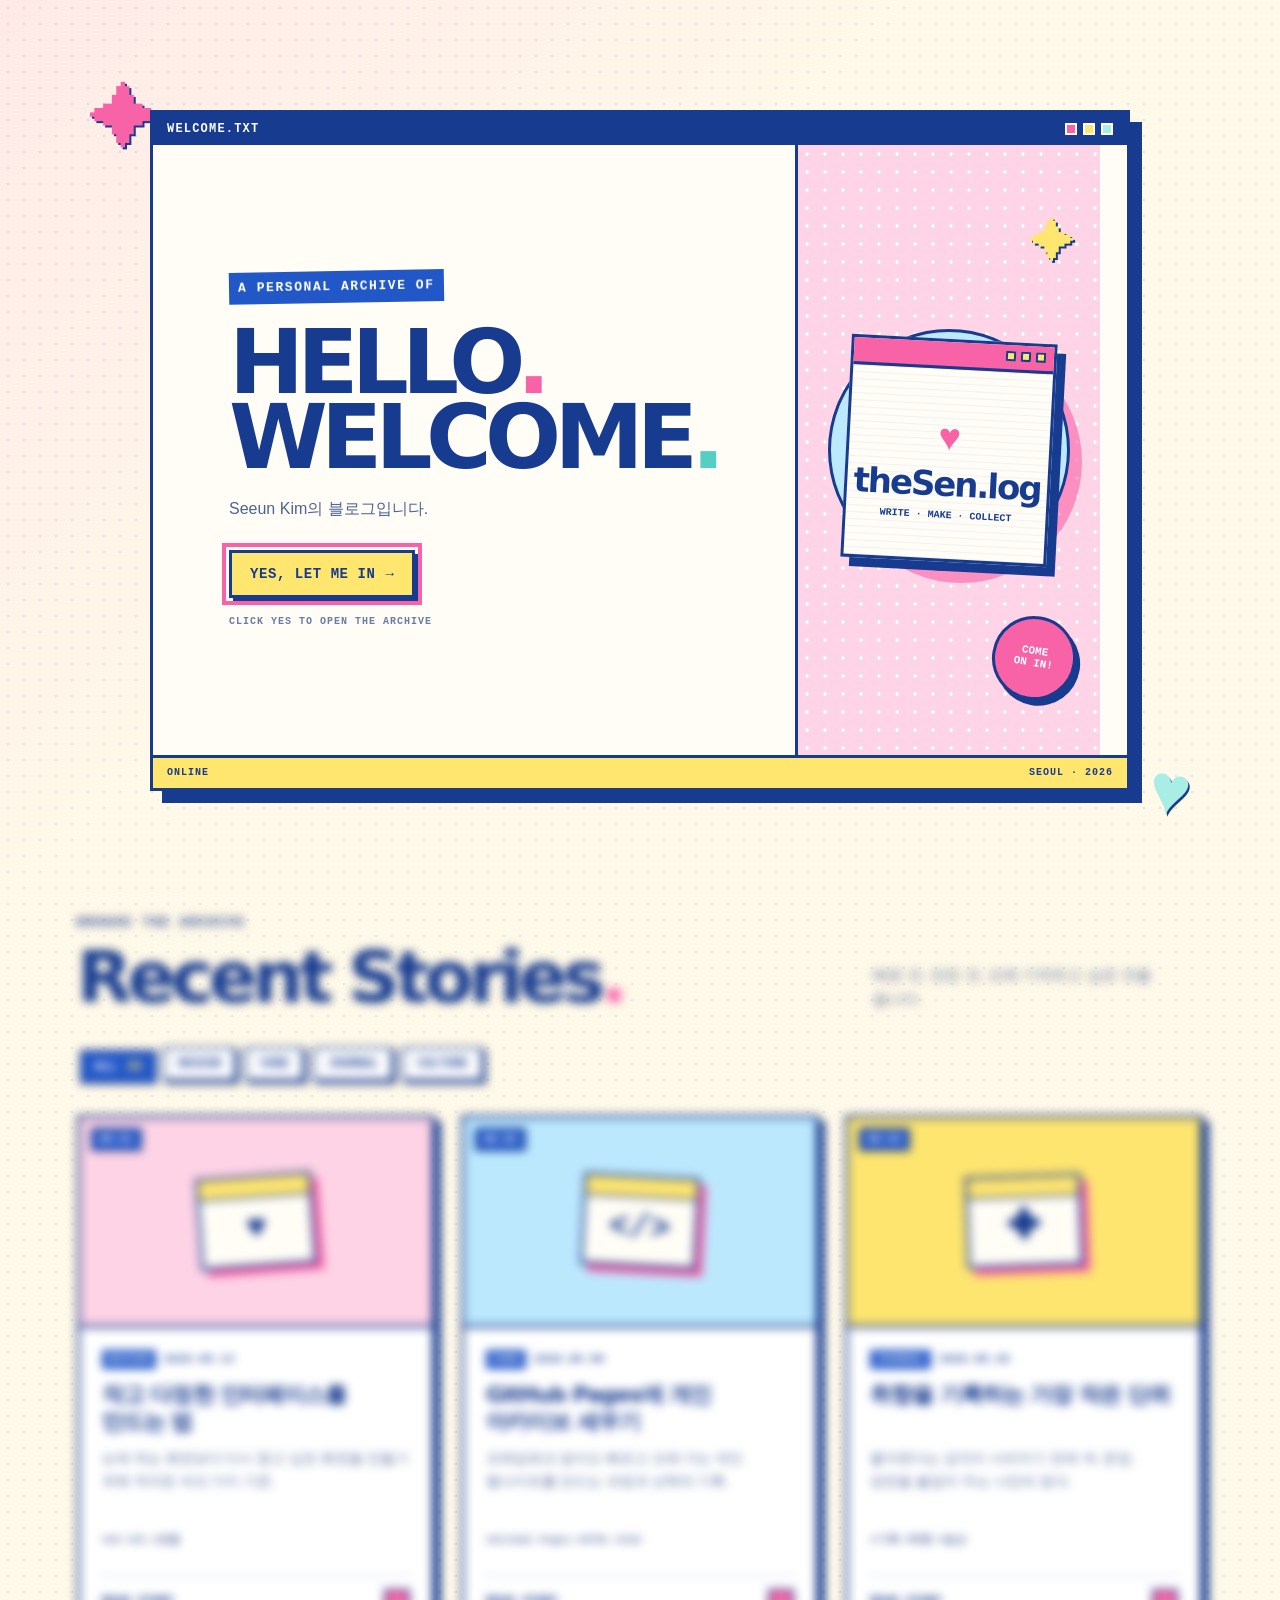
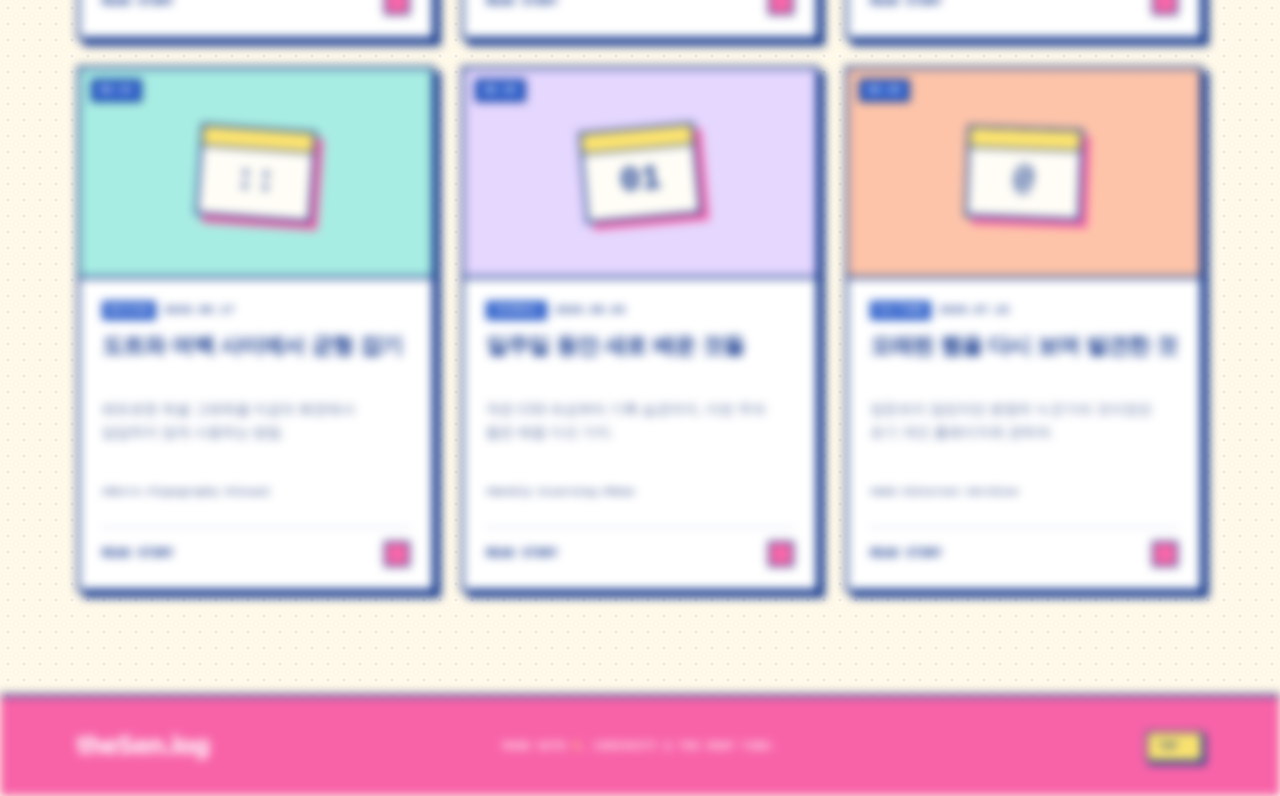
<file: index.html>
<!doctype html>
<html lang="ko">
  <head>
    <meta charset="UTF-8" />
    <meta name="viewport" content="width=device-width, initial-scale=1.0" />
    <meta
      name="description"
      content="좋아하는 것과 새로 배운 것을 기록하는 theSen의 블로그이자 포트폴리오입니다."
    />
    <meta name="theme-color" content="#f8a8cc" />
    <meta property="og:title" content="theSen.log — write, make, collect" />
    <meta
      property="og:description"
      content="디자인, 개발, 일상의 작은 발견을 기록합니다."
    />
    <meta property="og:type" content="website" />
    <title>theSen.log — write, make, collect</title>
    <link rel="icon" href="assets/favicon.svg" type="image/svg+xml" />
    <link rel="stylesheet" href="styles.css" />
    <script src="app.js" defer></script>
  </head>
  <body>
    <a class="skip-link" href="#main-content">본문으로 바로가기</a>

    <section class="entry-gate" id="entry-gate" aria-labelledby="gate-title" hidden>
      <div class="gate-decoration gate-decoration-a" aria-hidden="true">✦</div>
      <div class="gate-decoration gate-decoration-b" aria-hidden="true">♥</div>
      <div class="gate-card">
        <div class="gate-card-bar">
          <span>WELCOME.TXT</span>
          <span class="gate-card-controls" aria-hidden="true"><i></i><i></i><i></i></span>
        </div>
        <div class="gate-card-content">
          <div class="gate-copy">
            <p class="eyebrow">A PERSONAL ARCHIVE OF</p>
            <h1 id="gate-title">HELLO<span>.</span><br />WELCOME<span>.</span></h1>
            <p>Seeun Kim의 블로그입니다.</p>
            <button class="pixel-button gate-yes-button" id="enter-button" type="button">
              YES, LET ME IN <span aria-hidden="true">→</span>
            </button>
            <p class="gate-response" id="gate-response" aria-live="polite">CLICK YES TO OPEN THE ARCHIVE</p>
          </div>
          <div class="gate-art" aria-hidden="true">
            <span class="gate-sparkle">✦</span>
            <div class="gate-mini-window">
              <div class="gate-mini-bar"><i></i><i></i><i></i></div>
              <div class="gate-mini-screen">
                <span>♥</span>
                <strong>theSen.log</strong>
                <small>WRITE · MAKE · COLLECT</small>
              </div>
            </div>
            <span class="gate-sticker">COME<br />ON IN!</span>
          </div>
        </div>
        <div class="gate-card-footer"><span>ONLINE</span><span>SEOUL · 2026</span></div>
      </div>
    </section>

    <div class="site-shell" id="site-shell">
      <div class="status-strip" aria-label="사이트 상태">
        <span><i class="status-light"></i> ONLINE</span>
        <span class="status-marquee">WELCOME TO MY TINY CORNER OF THE WEB ✦</span>
        <span id="live-clock">00:00 KST</span>
      </div>

      <header class="site-header">
        <a class="brand" href="./" aria-label="theSen.log 홈">
          <span class="brand-mark" aria-hidden="true">✦</span>
          <span>theSen<span class="brand-dot">.</span>log</span>
        </a>

        <button class="mobile-menu-button" id="menu-button" type="button" aria-expanded="false" aria-controls="site-nav">
          MENU <span aria-hidden="true">＋</span>
        </button>

        <nav class="site-nav" id="site-nav" aria-label="주요 메뉴">
          <a href="./" aria-current="page">HOME</a>
          <a href="#stories">STORIES</a>
          <a href="portfolio/">PORTFOLIO</a>
          <a href="https://github.com/the2en" target="_blank" rel="noreferrer">GITHUB ↗</a>
        </nav>

        <form class="header-search" id="header-search" role="search">
          <label class="sr-only" for="search-input">글 키워드 검색</label>
          <span class="search-icon" aria-hidden="true"></span>
          <input id="search-input" name="q" type="search" placeholder="키워드 검색..." autocomplete="off" />
          <kbd>ENTER</kbd>
          <div class="search-suggestions" id="search-suggestions" role="listbox" hidden></div>
        </form>
      </header>

      <main id="main-content" tabindex="-1">
        <div id="home-view">
          <section class="hero" aria-labelledby="hero-title">
            <div class="hero-copy">
              <div class="hero-label"><span>VOL. 01</span><span>SEP 2026</span></div>
              <p class="eyebrow">A PERSONAL ARCHIVE OF</p>
              <h1 id="hero-title">
                WRITE<span class="pink">.</span><br />
                MAKE<span class="yellow">.</span><br />
                <span class="outline-word">COLLECT</span><span class="mint">.</span>
              </h1>
              <p class="hero-description">
                좋아하는 것과 새로 배운 것 사이를 기록합니다.
              </p>
              <a class="pixel-button primary-button" href="portfolio/">VIEW PORTFOLIO <span aria-hidden="true">→</span></a>
            </div>

            <div class="hero-art" aria-label="파스텔 컬러의 레트로 컴퓨터 일러스트레이션">
              <div class="sparkle sparkle-a" aria-hidden="true">✦</div>
              <div class="sparkle sparkle-b" aria-hidden="true">✦</div>
              <div class="bubble bubble-a" aria-hidden="true"></div>
              <div class="bubble bubble-b" aria-hidden="true"></div>
              <div class="computer">
                <div class="computer-top">
                  <span class="computer-highlight"></span>
                  <div class="screen">
                    <div class="screen-bar"><i></i><i></i><i></i></div>
                    <div class="screen-copy">
                      <span class="tiny-heart">♥</span>
                      <strong>HELLO!</strong>
                      <small>YOU FOUND ME :)</small>
                    </div>
                  </div>
                </div>
                <div class="computer-base">
                  <span class="disk-slot"></span>
                  <span class="power-light"></span>
                </div>
                <div class="keyboard" aria-hidden="true">
                  <span></span><span></span><span></span><span></span><span></span>
                  <span></span><span></span><span></span><span></span><span></span>
                  <i></i>
                </div>
              </div>
              <div class="floating-note note-one" aria-hidden="true">new<br />ideas!</div>
              <div class="floating-note note-two" aria-hidden="true">♥</div>
              <div class="hero-sticker" aria-hidden="true">CLICK<br />AROUND!</div>
            </div>
          </section>

          <nav class="ticker" aria-label="글 카테고리 빠른 이동">
            <div class="ticker-track" id="ticker-track"></div>
          </nav>

          <section class="stories section-wrap" id="stories" aria-labelledby="stories-title">
            <div class="section-heading">
              <div>
                <p class="eyebrow">BROWSE THE ARCHIVE</p>
                <h2 id="stories-title">Recent Stories<span>.</span></h2>
              </div>
              <p class="section-note">배운 것, 만든 것, 오래 기억하고 싶은 것을 씁니다.</p>
            </div>

            <div class="filter-row" id="category-filters" role="group" aria-label="글 카테고리 필터"></div>

            <div class="search-result-heading" id="search-result-heading" hidden>
              <p><span id="result-query"></span> 검색 결과</p>
              <button id="clear-search" type="button">검색 지우기 ×</button>
            </div>

            <div class="post-grid" id="post-grid" aria-live="polite"></div>
            <div class="empty-state" id="empty-state" hidden>
              <div aria-hidden="true">?</div>
              <h3>아직 이 키워드의 글은 없어요.</h3>
              <p>다른 단어로 찾아보거나 전체 글을 구경해 주세요.</p>
              <button class="pixel-button" id="show-all-button" type="button">SHOW ALL POSTS</button>
            </div>
          </section>

        </div>

        <article class="article-view" id="article-view" hidden>
          <div class="article-toolbar section-wrap">
            <button class="back-button" id="back-button" type="button">← BACK TO ARCHIVE</button>
            <button class="share-button" id="share-button" type="button">SHARE LINK ↗</button>
          </div>
          <div id="article-content"></div>
        </article>
      </main>

      <footer class="site-footer">
        <a class="footer-brand" href="./">theSen.log</a>
        <p>MADE WITH <span>♥</span>, CURIOSITY &amp; TOO MANY TABS.</p>
        <button id="back-to-top" type="button">TOP ↑</button>
      </footer>
    </div>

    <div class="toast" id="toast" role="status" aria-live="polite">링크를 복사했어요! ♥</div>
  </body>
</html>
</file>
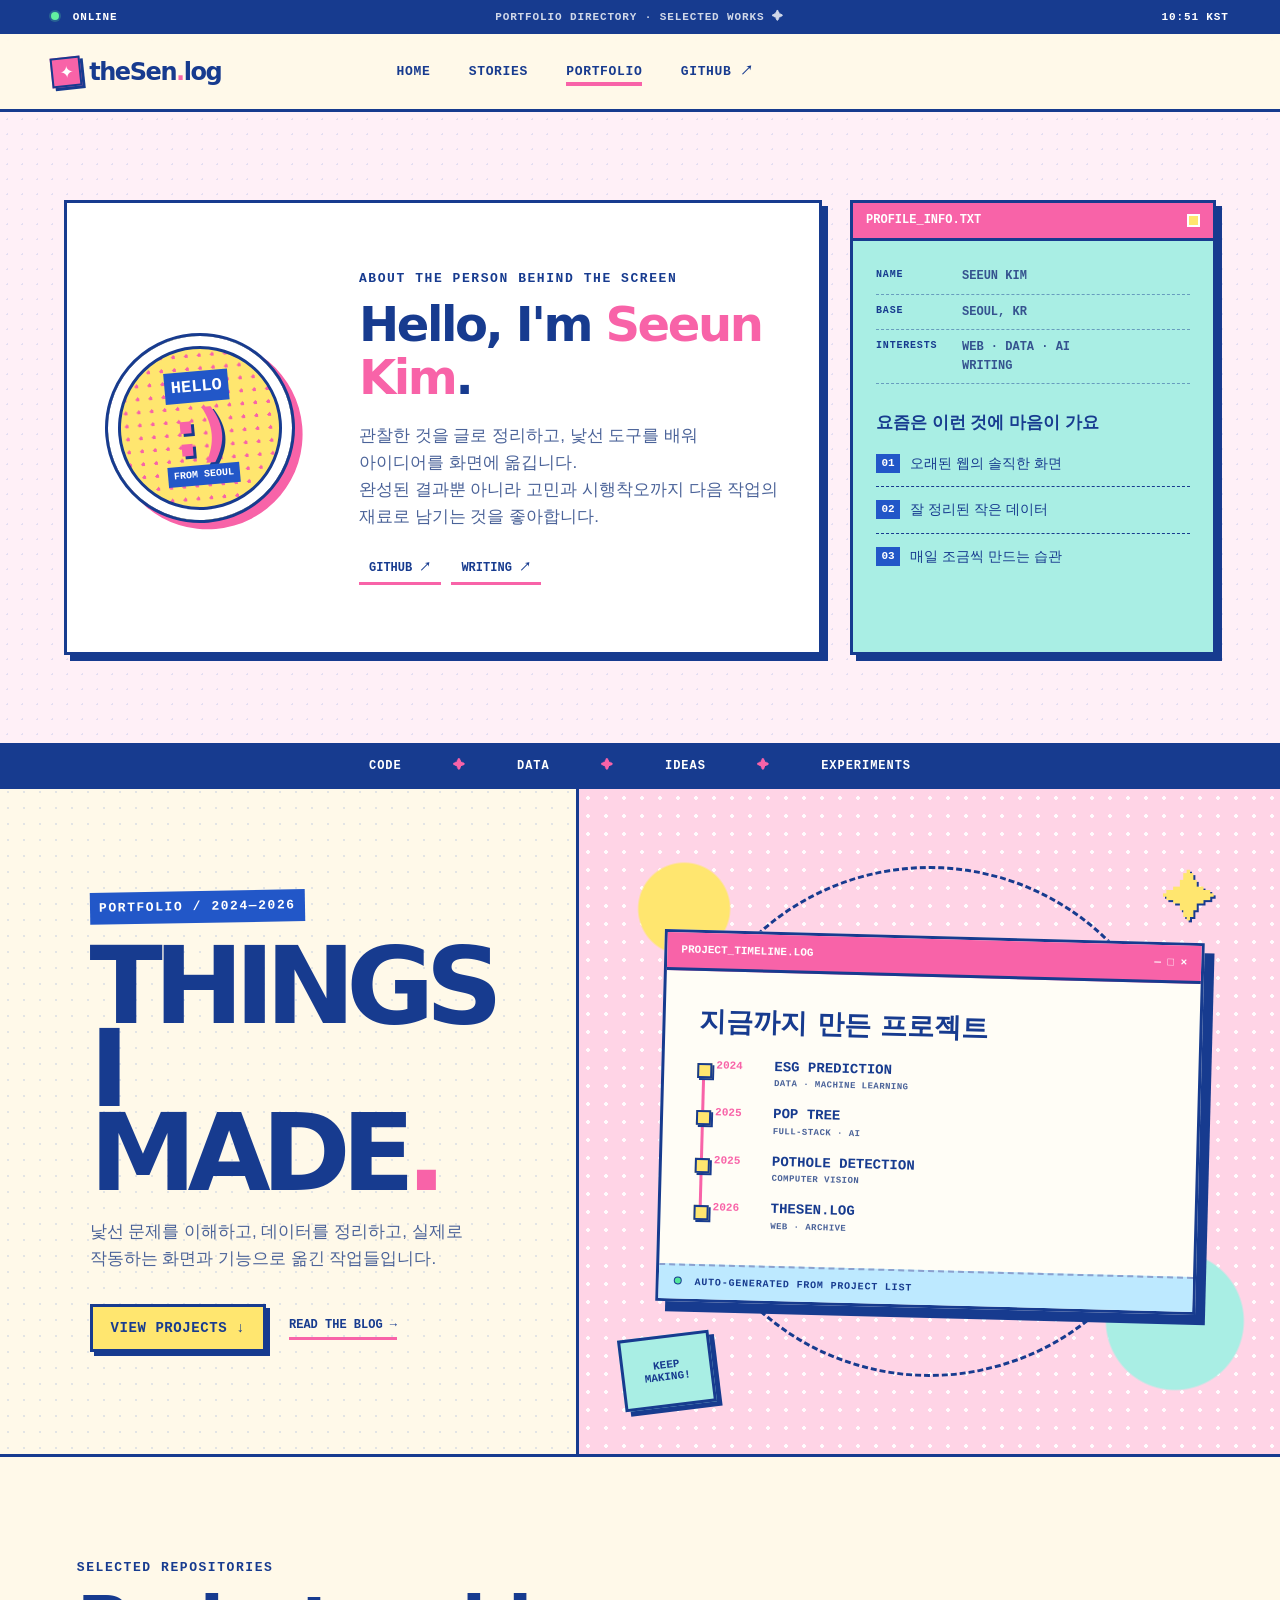
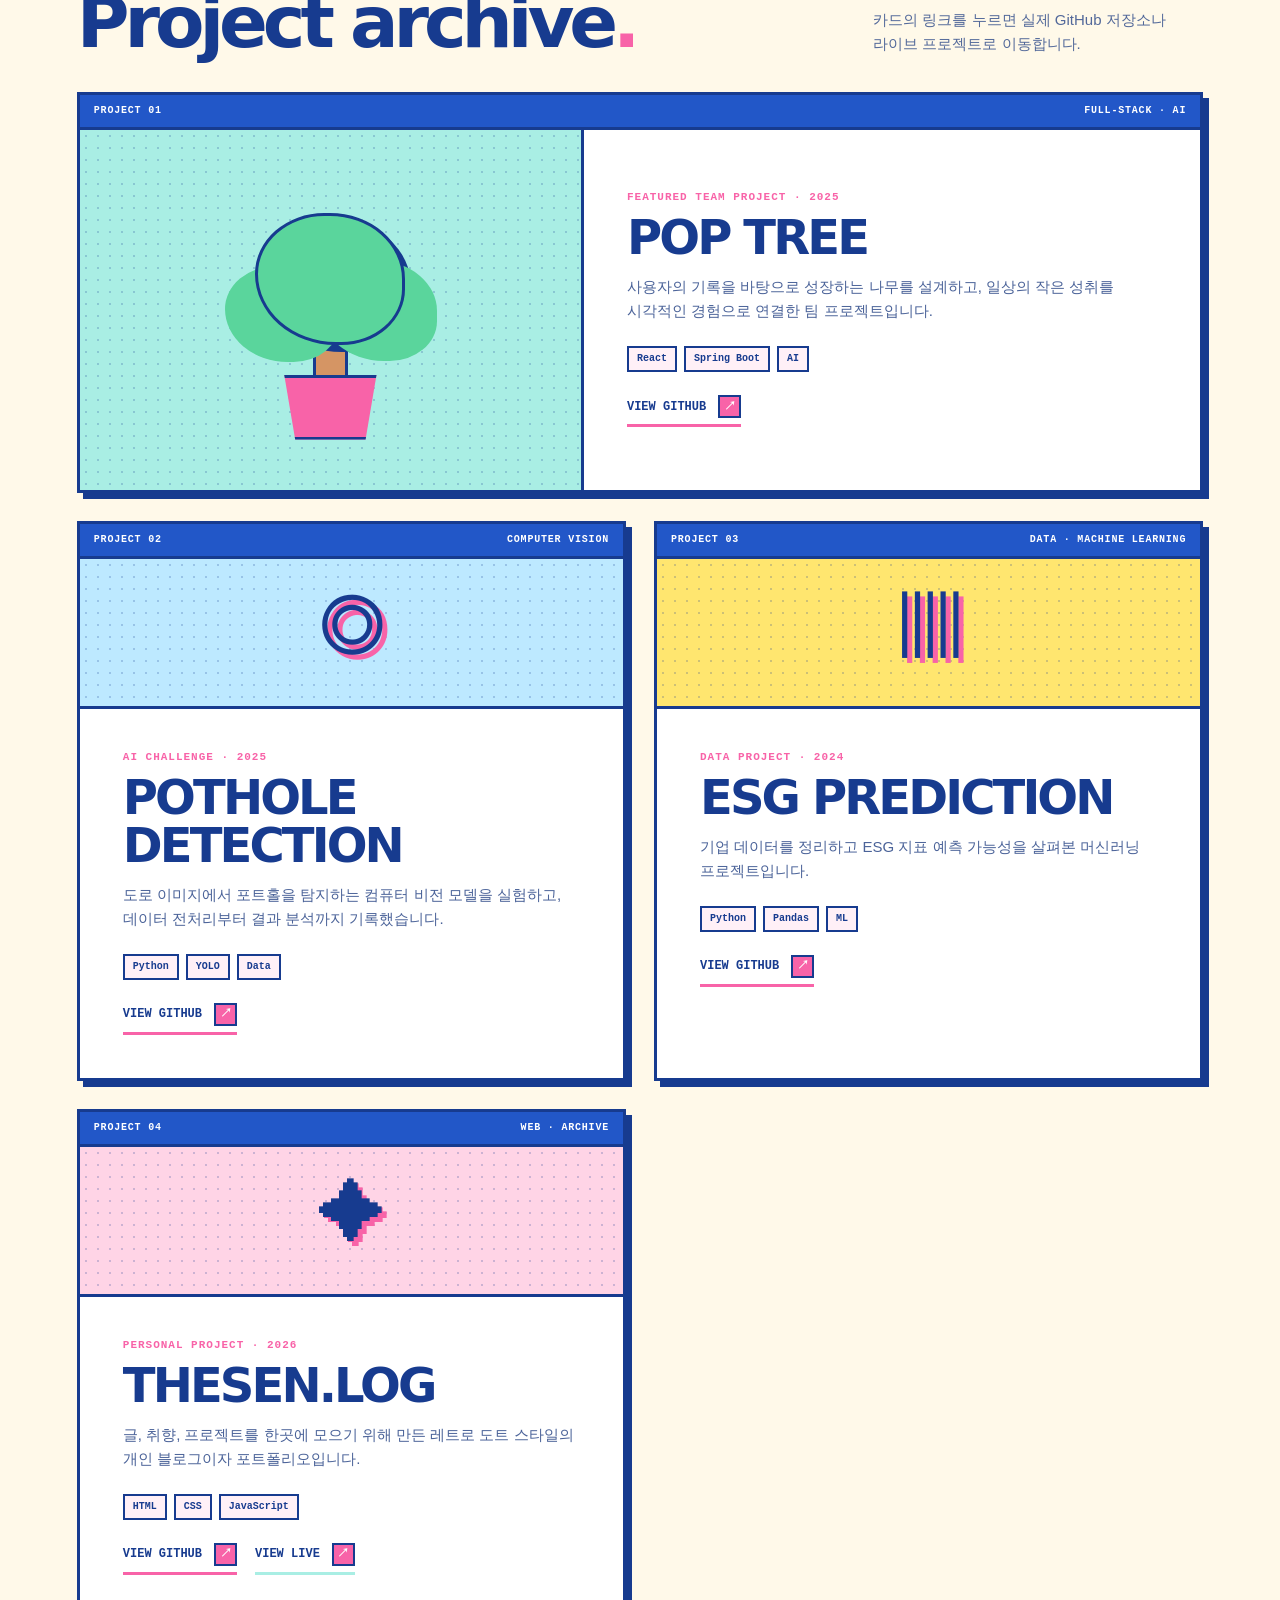
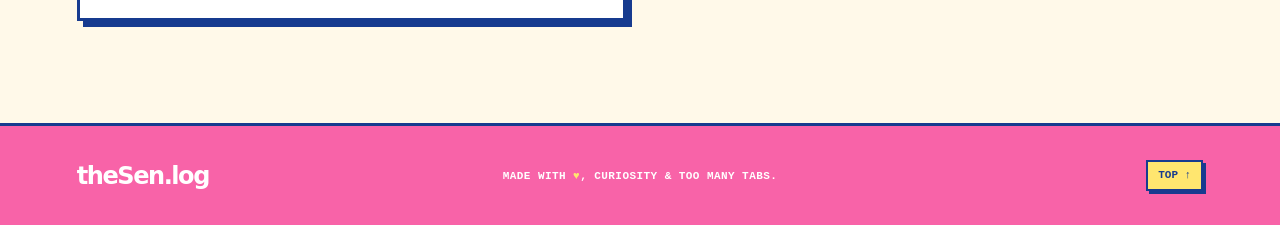
<file: portfolio/index.html>
<!doctype html>
<html lang="ko">
  <head>
    <meta charset="UTF-8" />
    <meta name="viewport" content="width=device-width, initial-scale=1.0" />
    <meta
      name="description"
      content="Seeun의 웹, 데이터, AI 프로젝트를 모아둔 theSen 포트폴리오입니다."
    />
    <meta name="theme-color" content="#f8a8cc" />
    <meta property="og:title" content="Portfolio — theSen.log" />
    <meta property="og:description" content="아이디어를 코드로 옮긴 프로젝트와 작업 기록." />
    <meta property="og:type" content="website" />
    <title>Portfolio — theSen.log</title>
    <link rel="icon" href="../assets/favicon.svg" type="image/svg+xml" />
    <link rel="stylesheet" href="../styles.css" />
    <script src="portfolio.js" defer></script>
  </head>
  <body class="portfolio-page">
    <a class="skip-link" href="#main-content">본문으로 바로가기</a>

    <div class="status-strip" aria-label="사이트 상태">
      <span><i class="status-light"></i> ONLINE</span>
      <span class="status-marquee">PORTFOLIO DIRECTORY · SELECTED WORKS ✦</span>
      <span id="live-clock">00:00 KST</span>
    </div>

    <header class="site-header portfolio-header">
      <a class="brand" href="../" aria-label="theSen.log 홈">
        <span class="brand-mark" aria-hidden="true">✦</span>
        <span>theSen<span class="brand-dot">.</span>log</span>
      </a>

      <button class="mobile-menu-button" id="menu-button" type="button" aria-expanded="false" aria-controls="site-nav">
        MENU <span aria-hidden="true">＋</span>
      </button>

      <nav class="site-nav" id="site-nav" aria-label="주요 메뉴">
        <a href="../">HOME</a>
        <a href="../#stories">STORIES</a>
        <a href="./" aria-current="page">PORTFOLIO</a>
        <a href="https://github.com/the2en" target="_blank" rel="noreferrer">GITHUB ↗</a>
      </nav>
    </header>

    <main id="main-content" tabindex="-1">
      <section class="about section-wrap portfolio-about portfolio-about-top" id="about" aria-labelledby="about-title">
        <div class="about-card">
          <div class="profile-stamp" aria-hidden="true">
            <span>HELLO</span>
            <strong>:)</strong>
            <small>FROM SEOUL</small>
          </div>
          <div class="about-copy">
            <p class="eyebrow">ABOUT THE PERSON BEHIND THE SCREEN</p>
            <h1 id="about-title">Hello, I'm <span>Seeun Kim</span>.</h1>
            <p>
              관찰한 것을 글로 정리하고, 낯선 도구를 배워 아이디어를 화면에 옮깁니다.<br />
              완성된 결과뿐 아니라 고민과 시행착오까지 다음 작업의 재료로 남기는 것을 좋아합니다.
            </p>
            <div class="about-links">
              <a href="https://github.com/the2en" target="_blank" rel="noreferrer">GITHUB ↗</a>
              <a href="../#stories">WRITING ↗</a>
            </div>
          </div>
        </div>

        <aside class="now-playing profile-info-window" aria-label="Seeun 프로필 정보">
          <div class="mini-window-bar"><span>PROFILE_INFO.TXT</span><i></i></div>
          <div class="profile-info-content">
            <dl>
              <div><dt>NAME</dt><dd>SEEUN KIM</dd></div>
              <div><dt>BASE</dt><dd>SEOUL, KR</dd></div>
              <div><dt>INTERESTS</dt><dd>WEB · DATA · AI<br />WRITING</dd></div>
            </dl>
            <p>요즘은 이런 것에 마음이 가요</p>
            <ul>
              <li><span>01</span><p>오래된 웹의 솔직한 화면</p></li>
              <li><span>02</span><p>잘 정리된 작은 데이터</p></li>
              <li><span>03</span><p>매일 조금씩 만드는 습관</p></li>
            </ul>
          </div>
        </aside>
      </section>

      <div class="portfolio-divider" aria-hidden="true">
        <span>CODE</span><i>✦</i><span>DATA</span><i>✦</i><span>IDEAS</span><i>✦</i><span>EXPERIMENTS</span>
      </div>

      <section class="portfolio-hero" aria-labelledby="portfolio-title">
        <div class="portfolio-hero-copy">
          <p class="eyebrow">PORTFOLIO / 2024—2026</p>
          <h1 id="portfolio-title">THINGS<br />I MADE<span>.</span></h1>
          <p>
            낯선 문제를 이해하고, 데이터를 정리하고, 실제로 작동하는 화면과 기능으로
            옮긴 작업들입니다.
          </p>
          <div class="portfolio-hero-links">
            <a class="pixel-button" href="#projects">VIEW PROJECTS ↓</a>
            <a class="text-link" href="../#stories">READ THE BLOG →</a>
          </div>
        </div>

        <div class="portfolio-timeline-art" aria-label="프로젝트 타임라인">
          <span class="timeline-star" aria-hidden="true">✦</span>
          <div class="timeline-window">
            <div class="timeline-window-bar">
              <span>PROJECT_TIMELINE.LOG</span>
              <span aria-hidden="true">— □ ×</span>
            </div>
            <div class="timeline-window-body">
              <p>지금까지 만든 프로젝트</p>
              <ol class="project-timeline" id="project-timeline"></ol>
            </div>
            <div class="timeline-status"><i></i> AUTO-GENERATED FROM PROJECT LIST</div>
          </div>
          <span class="timeline-note" aria-hidden="true">KEEP<br />MAKING!</span>
        </div>
      </section>

      <section class="portfolio-projects section-wrap" id="projects" aria-labelledby="projects-title">
        <div class="section-heading">
          <div>
            <p class="eyebrow">SELECTED REPOSITORIES</p>
            <h2 id="projects-title">Project archive<span>.</span></h2>
          </div>
          <p class="section-note">카드의 링크를 누르면 실제 GitHub 저장소나 라이브 프로젝트로 이동합니다.</p>
        </div>

        <div class="portfolio-project-grid" id="portfolio-project-grid"></div>
      </section>
    </main>

    <footer class="site-footer">
      <a class="footer-brand" href="../">theSen.log</a>
      <p>MADE WITH <span>♥</span>, CURIOSITY &amp; TOO MANY TABS.</p>
      <button id="back-to-top" type="button">TOP ↑</button>
    </footer>
  </body>
</html>
</file>
<file: styles.css>
:root {
  --ink: #173b8f;
  --blue: #2257c8;
  --deep-blue: #103486;
  --pink: #f863a8;
  --light-pink: #ffd4e6;
  --soft-pink: #fff0f7;
  --yellow: #ffe66f;
  --mint: #a9eee4;
  --sky: #bde9ff;
  --cream: #fff9e9;
  --paper: #fffdf6;
  --white: #ffffff;
  --line: 3px solid var(--ink);
  --shadow: 6px 6px 0 var(--ink);
  --shadow-small: 4px 4px 0 var(--ink);
  --display: "Arial Black", "Trebuchet MS", system-ui, sans-serif;
  --mono: "Courier New", "Malgun Gothic", monospace;
  --body: Arial, "Apple SD Gothic Neo", "Noto Sans KR", sans-serif;
}

* {
  box-sizing: border-box;
}

html {
  scroll-behavior: smooth;
  scroll-padding-top: 100px;
}

body {
  margin: 0;
  color: var(--ink);
  background-color: var(--cream);
  background-image: radial-gradient(rgba(34, 87, 200, 0.13) 1.2px, transparent 1.2px);
  background-size: 16px 16px;
  font-size: 17px;
  font-family: var(--body);
  line-height: 1.6;
  overflow-x: hidden;
}

body.gate-open {
  overflow: hidden;
}

body.gate-open .site-shell {
  filter: blur(5px);
  pointer-events: none;
  user-select: none;
}

a {
  color: inherit;
}

button,
input {
  font: inherit;
}

button,
a {
  -webkit-tap-highlight-color: transparent;
}

button:focus-visible,
a:focus-visible,
input:focus-visible {
  outline: 4px solid var(--pink);
  outline-offset: 3px;
}

::selection {
  color: var(--white);
  background: var(--pink);
}

.sr-only {
  position: absolute;
  width: 1px;
  height: 1px;
  padding: 0;
  margin: -1px;
  overflow: hidden;
  clip: rect(0, 0, 0, 0);
  white-space: nowrap;
  border: 0;
}

.skip-link {
  position: fixed;
  z-index: 10000;
  top: 12px;
  left: 12px;
  padding: 10px 14px;
  color: var(--white);
  background: var(--ink);
  transform: translateY(-150%);
}

.skip-link:focus {
  transform: translateY(0);
}

/* Entry gate */
.entry-gate {
  position: fixed;
  z-index: 9999;
  inset: 0;
  display: grid;
  place-items: center;
  min-height: 100dvh;
  padding: 28px;
  overflow: auto;
  background: #f7f5f2;
}

.entry-gate[hidden] {
  display: none;
}

.gate-scanlines {
  position: absolute;
  inset: 0;
  pointer-events: none;
  opacity: 0.12;
  background:
    repeating-linear-gradient(0deg, rgba(23, 59, 143, 0.1) 0 1px, transparent 1px 4px),
    radial-gradient(circle at 50% 50%, transparent 0 44%, rgba(23, 59, 143, 0.2) 100%);
}

.welcome-screen {
  position: relative;
  display: flex;
  width: min(850px, 100%);
  flex-direction: column;
  align-items: center;
  text-align: center;
  animation: welcome-boot 0.7s steps(5) both;
}

.welcome-kicker {
  margin: 0 0 clamp(25px, 5vh, 54px);
  color: var(--blue);
  font: 900 clamp(9px, 1.3vw, 13px)/1 var(--mono);
  letter-spacing: 0.22em;
}

.welcome-title {
  display: flex;
  align-items: center;
  justify-content: center;
  gap: clamp(13px, 3vw, 36px);
  margin: 0;
  font: 900 clamp(46px, 9vw, 108px)/0.85 var(--mono);
  letter-spacing: -0.12em;
  white-space: nowrap;
  image-rendering: pixelated;
}

.glitch-word {
  position: relative;
  display: inline-block;
  color: #101010;
  text-shadow: 6px 0 0 #ff00bf, -6px 0 0 #00e5d5;
}

.glitch-word::before,
.glitch-word::after {
  position: absolute;
  inset: 0;
  z-index: -1;
  content: attr(data-text);
}

.glitch-word::before { color: #00e5d5; transform: translate(-4px, -3px); }
.glitch-word::after { color: #ff00bf; transform: translate(4px, 4px); }

.pixel-emblem {
  position: relative;
  display: grid;
  place-items: center;
  width: clamp(64px, 10vw, 112px);
  height: clamp(58px, 9vw, 100px);
  padding-bottom: 5%;
  color: #ff00bf;
  border: clamp(5px, 0.7vw, 9px) solid #101010;
  background: #00dfd3;
  box-shadow: 6px 0 0 #ff00bf, -6px 0 0 #00e5d5;
  clip-path: polygon(12% 0, 88% 0, 88% 12%, 100% 12%, 100% 88%, 88% 88%, 88% 100%, 12% 100%, 12% 88%, 0 88%, 0 12%, 12% 12%);
  font: 900 clamp(31px, 5vw, 61px)/1 var(--mono);
  letter-spacing: 0;
  text-shadow: 3px 3px 0 #101010;
}

.welcome-copy {
  margin: clamp(36px, 7vh, 66px) 0 19px;
  color: #111;
  font: 900 clamp(17px, 2.8vw, 29px)/1.3 var(--mono);
  letter-spacing: 0.04em;
}

.gate-choices {
  display: flex;
  align-items: flex-start;
  justify-content: center;
  gap: clamp(46px, 10vw, 105px);
}

.welcome-choice {
  position: relative;
  min-width: 72px;
  padding: 4px 8px 32px;
  color: #111;
  border: 0;
  background: transparent;
  font: 900 clamp(20px, 3.2vw, 32px)/1 var(--mono);
  cursor: pointer;
}

.welcome-choice:hover,
.welcome-choice:focus-visible { color: var(--pink); }

.pixel-cursor {
  position: absolute;
  bottom: 0;
  left: 50%;
  display: block;
  width: 28px;
  height: 20px;
  background: #00dfd3;
  box-shadow: 4px 3px 0 #ff00bf;
  clip-path: polygon(42% 0, 58% 0, 58% 25%, 75% 25%, 75% 50%, 100% 50%, 50% 100%, 0 50%, 25% 50%, 25% 25%, 42% 25%);
  transform: translateX(-50%);
  animation: cursor-blink 0.8s steps(2) infinite;
}

.gate-response {
  min-height: 15px;
  margin: clamp(21px, 4vh, 40px) 0 0;
  color: var(--blue);
  font: 900 10px/1 var(--mono);
  letter-spacing: 0.15em;
}

.gate-footer {
  position: absolute;
  right: 0;
  bottom: 18px;
  left: 0;
  margin: 0;
  color: #50618a;
  text-align: center;
  font: 700 9px/1 var(--mono);
  letter-spacing: 0.16em;
}

.entry-gate.is-leaving {
  animation: welcome-leave 0.55s steps(5) forwards;
}

/* Unified welcome screen */
.entry-gate {
  padding: clamp(18px, 4vw, 52px);
  background-color: var(--cream);
  background-image:
    radial-gradient(rgba(34, 87, 200, 0.15) 1.2px, transparent 1.2px),
    linear-gradient(135deg, rgba(255, 212, 230, 0.42), transparent 42%);
  background-size: 16px 16px, auto;
}

.gate-card {
  position: relative;
  width: min(980px, 100%);
  border: var(--line);
  background: var(--paper);
  box-shadow: 12px 12px 0 var(--ink);
  animation: welcome-boot 0.7s steps(5) both;
}

.gate-card-bar,
.gate-card-footer {
  display: flex;
  align-items: center;
  justify-content: space-between;
  padding: 10px 14px;
  color: var(--white);
  background: var(--ink);
  font: 900 12px/1 var(--mono);
  letter-spacing: 0.1em;
}

.gate-card-controls {
  display: flex;
  gap: 6px;
}

.gate-card-controls i {
  width: 12px;
  height: 12px;
  border: 2px solid var(--white);
  background: var(--pink);
}

.gate-card-controls i:nth-child(2) { background: var(--yellow); }
.gate-card-controls i:nth-child(3) { background: var(--mint); }

.gate-card-content {
  display: grid;
  grid-template-columns: 1fr 0.92fr;
  min-height: min(610px, 68vh);
}

.gate-copy {
  display: flex;
  flex-direction: column;
  align-items: flex-start;
  justify-content: center;
  padding: clamp(34px, 6vw, 76px);
}

.gate-copy .eyebrow {
  padding: 7px 9px;
  color: var(--white);
  background: var(--blue);
  transform: rotate(-1deg);
}

.gate-copy h1 {
  margin: 12px 0 22px;
  font: 900 clamp(52px, 7vw, 96px)/0.83 var(--display);
  letter-spacing: -0.075em;
}

.gate-copy h1 span:first-of-type { color: var(--pink); }
.gate-copy h1 span:last-of-type { color: #55cfc2; }

.gate-copy > p:not(.eyebrow, .gate-response) {
  margin: 0 0 28px;
  color: #4c6396;
  font-size: 16px;
  word-break: keep-all;
}

.gate-yes-button { color: var(--white); background: var(--pink); }
.gate-yes-button:hover { color: var(--ink); }

.gate-copy .gate-response {
  min-height: 12px;
  margin: 19px 0 0;
  color: #6a7ba4;
  font: 800 10px/1 var(--mono);
  letter-spacing: 0.1em;
}

.gate-art {
  position: relative;
  display: grid;
  place-items: center;
  overflow: hidden;
  border-left: var(--line);
  background-color: var(--light-pink);
  background-image: radial-gradient(rgba(255, 255, 255, 0.9) 2px, transparent 2px);
  background-size: 18px 18px;
}

.gate-art::before {
  position: absolute;
  width: 78%;
  aspect-ratio: 1;
  border: 3px solid var(--ink);
  border-radius: 50%;
  background: var(--sky);
  box-shadow: 12px 12px 0 rgba(248, 99, 168, 0.6);
  content: "";
}

.gate-mini-window {
  position: relative;
  z-index: 2;
  width: min(300px, 68%);
  border: var(--line);
  background: var(--paper);
  box-shadow: 9px 9px 0 var(--ink);
  transform: rotate(3deg);
}

.gate-mini-bar {
  display: flex;
  justify-content: flex-end;
  gap: 5px;
  height: 27px;
  padding: 6px 8px;
  border-bottom: var(--line);
  background: var(--pink);
}

.gate-mini-bar i {
  width: 10px;
  height: 10px;
  border: 2px solid var(--ink);
  background: var(--yellow);
}

.gate-mini-screen {
  display: flex;
  min-height: 190px;
  flex-direction: column;
  align-items: center;
  justify-content: center;
  padding: 30px 16px;
  background-image: linear-gradient(rgba(34,87,200,.07) 1px, transparent 1px);
  background-size: 100% 7px;
}

.gate-mini-screen span { color: var(--pink); font-size: 38px; }
.gate-mini-screen strong { font: 900 clamp(21px, 3vw, 34px)/1 var(--display); letter-spacing: -0.06em; }
.gate-mini-screen small { margin-top: 10px; font: 800 10px/1 var(--mono); }

.gate-sparkle {
  position: absolute;
  z-index: 3;
  top: 10%;
  right: 8%;
  color: var(--yellow);
  font-size: 46px;
  text-shadow: 2px 2px 0 var(--ink);
}

.gate-sticker {
  position: absolute;
  z-index: 3;
  right: 8%;
  bottom: 9%;
  display: grid;
  place-items: center;
  width: 84px;
  height: 84px;
  color: var(--white);
  border: var(--line);
  border-radius: 50%;
  background: var(--pink);
  box-shadow: 5px 5px 0 var(--ink);
  font: 900 11px/1.05 var(--mono);
  text-align: center;
  transform: rotate(9deg);
}

.gate-card-footer {
  color: var(--ink);
  border-top: var(--line);
  background: var(--yellow);
  font-size: 10px;
}

.gate-decoration {
  position: absolute;
  color: var(--pink);
  font-size: clamp(36px, 6vw, 70px);
  text-shadow: 2px 2px 0 var(--ink);
}

.gate-decoration-a { top: 7%; left: 7%; }
.gate-decoration-b { right: 7%; bottom: 6%; color: var(--mint); transform: rotate(10deg); }

.entry-gate.is-leaving {
  animation: welcome-leave 0.48s ease forwards;
}

.eyebrow {
  margin: 0 0 10px;
  font: 800 13px/1.4 var(--mono);
  letter-spacing: 0.12em;
}

.pixel-button {
  display: inline-flex;
  align-items: center;
  justify-content: center;
  gap: 10px;
  min-height: 48px;
  padding: 10px 18px;
  color: var(--ink);
  border: var(--line);
  border-radius: 0;
  background: var(--yellow);
  box-shadow: var(--shadow-small);
  font: 900 14px/1 var(--mono);
  text-decoration: none;
  letter-spacing: 0.04em;
  cursor: pointer;
  transition: transform 120ms ease, box-shadow 120ms ease, background 120ms ease;
}

.pixel-button:hover {
  background: var(--mint);
  transform: translate(2px, 2px);
  box-shadow: 2px 2px 0 var(--ink);
}

.pixel-button:active {
  transform: translate(4px, 4px);
  box-shadow: none;
}

/* Global navigation */
.site-shell {
  min-height: 100vh;
  transition: filter 300ms ease;
}

.status-strip {
  display: grid;
  grid-template-columns: auto 1fr auto;
  align-items: center;
  gap: 20px;
  height: 34px;
  padding: 0 clamp(18px, 4vw, 58px);
  overflow: hidden;
  color: var(--white);
  background: var(--ink);
  font: 700 11px/1 var(--mono);
  letter-spacing: 0.08em;
}

.status-strip > span:first-child,
.status-strip > span:last-child {
  position: relative;
  z-index: 1;
  background: var(--ink);
}

.status-light {
  display: inline-block;
  width: 8px;
  height: 8px;
  margin-right: 6px;
  border-radius: 50%;
  background: #62f2a0;
  box-shadow: 0 0 0 2px rgba(98, 242, 160, 0.22);
}

.status-marquee {
  text-align: center;
  opacity: 0.8;
}

.site-header {
  position: sticky;
  z-index: 100;
  top: 0;
  display: grid;
  grid-template-columns: auto 1fr minmax(230px, 300px);
  align-items: center;
  min-height: 78px;
  padding: 12px clamp(18px, 4vw, 58px);
  border-bottom: var(--line);
  background: rgba(255, 249, 233, 0.94);
  backdrop-filter: blur(10px);
}

.brand,
.footer-brand {
  display: inline-flex;
  align-items: center;
  gap: 8px;
  font: 900 24px/1 var(--display);
  text-decoration: none;
  letter-spacing: -0.06em;
}

.brand-mark {
  display: grid;
  place-items: center;
  width: 30px;
  height: 30px;
  color: var(--white);
  border: 2px solid var(--ink);
  background: var(--pink);
  box-shadow: 3px 3px 0 var(--ink);
  font-size: 17px;
  transform: rotate(-6deg);
}

.brand-dot,
.section-heading h2 span,
.about-copy h2 span { color: var(--pink); }

.site-nav {
  display: flex;
  justify-content: center;
  gap: clamp(18px, 3vw, 42px);
}

.site-nav a {
  position: relative;
  font: 800 13px/1 var(--mono);
  text-decoration: none;
  letter-spacing: 0.05em;
}

.site-nav a::after {
  position: absolute;
  right: 0;
  bottom: -8px;
  left: 0;
  height: 4px;
  background: var(--pink);
  content: "";
  transform: scaleX(0);
  transform-origin: left;
  transition: transform 160ms ease;
}

.site-nav a:hover::after { transform: scaleX(1); }

.mobile-menu-button { display: none; }

.header-search {
  position: relative;
  display: grid;
  grid-template-columns: auto 1fr auto;
  align-items: center;
  gap: 9px;
  min-height: 42px;
  padding: 0 10px 0 12px;
  border: 2px solid var(--ink);
  background: var(--white);
  box-shadow: 3px 3px 0 var(--ink);
}

.search-icon {
  position: relative;
  width: 13px;
  height: 13px;
  border: 2px solid var(--ink);
  border-radius: 50%;
}

.search-icon::after {
  position: absolute;
  right: -5px;
  bottom: -3px;
  width: 6px;
  height: 2px;
  background: var(--ink);
  content: "";
  transform: rotate(45deg);
}

.header-search input {
  min-width: 0;
  padding: 6px 0;
  color: var(--ink);
  border: 0;
  outline: 0;
  background: transparent;
  font: 700 13px/1 var(--mono);
}

.header-search input::placeholder { color: #7183af; }

.header-search kbd {
  padding: 3px 5px;
  color: var(--blue);
  border: 1px solid #a8b8d9;
  background: #eef3ff;
  font: 700 9px/1 var(--mono);
}

.search-suggestions {
  position: absolute;
  top: calc(100% + 8px);
  right: -2px;
  left: -2px;
  border: 2px solid var(--ink);
  background: var(--white);
  box-shadow: 5px 5px 0 var(--ink);
}

.suggestion-item {
  display: block;
  width: 100%;
  padding: 11px 13px;
  color: var(--ink);
  border: 0;
  border-bottom: 1px dashed #8ba0ce;
  background: var(--white);
  text-align: left;
  cursor: pointer;
}

.suggestion-item:last-child { border-bottom: 0; }
.suggestion-item:hover { background: var(--light-pink); }
.suggestion-item strong { display: block; font-size: 13px; }
.suggestion-item small { font: 11px/1 var(--mono); opacity: 0.68; }

/* Hero */
.hero {
  display: grid;
  grid-template-columns: minmax(0, 0.92fr) minmax(420px, 1.08fr);
  min-height: 660px;
  border-bottom: var(--line);
}

.hero-copy {
  position: relative;
  display: flex;
  flex-direction: column;
  align-items: flex-start;
  justify-content: center;
  padding: clamp(50px, 7vw, 105px) clamp(24px, 7vw, 108px);
  background: var(--cream);
}

.hero-label {
  position: absolute;
  top: 24px;
  right: 26px;
  left: 26px;
  display: flex;
  justify-content: space-between;
  padding-bottom: 7px;
  border-bottom: 1px dashed rgba(23, 59, 143, 0.45);
  font: 700 11px/1 var(--mono);
}

.hero-copy > .eyebrow {
  display: inline-block;
  padding: 7px 9px;
  color: var(--white);
  background: var(--blue);
  transform: rotate(-1deg);
}

.hero-copy h1 {
  margin: 8px 0 18px;
  font: 900 clamp(55px, 8.2vw, 118px)/0.77 var(--display);
  letter-spacing: -0.085em;
}

.hero-copy h1 .pink { color: var(--pink); }
.hero-copy h1 .yellow { color: #f1ca32; }
.hero-copy h1 .mint { color: #54cfc2; }

.outline-word {
  color: var(--cream);
  -webkit-text-stroke: 3px var(--ink);
  paint-order: stroke fill;
}

.hero-description {
  max-width: 440px;
  margin: 0 0 30px;
  color: #405a94;
  font-size: 16px;
  word-break: keep-all;
}

.primary-button { background: var(--yellow); }

.hero-art {
  position: relative;
  display: grid;
  place-items: center;
  min-height: 590px;
  overflow: hidden;
  border-left: var(--line);
  background:
    radial-gradient(circle at 20% 20%, rgba(255,255,255,0.85) 0 4px, transparent 5px),
    radial-gradient(circle at 70% 70%, rgba(255,255,255,0.6) 0 3px, transparent 4px),
    var(--light-pink);
  background-size: 32px 32px, 23px 23px, auto;
}

.hero-art::before {
  position: absolute;
  width: 70%;
  aspect-ratio: 1;
  border: 3px solid var(--ink);
  border-radius: 50%;
  background: var(--sky);
  box-shadow: 18px 18px 0 rgba(248, 99, 168, 0.55);
  content: "";
}

.hero-art::after {
  position: absolute;
  width: 77%;
  aspect-ratio: 1;
  border: 2px dashed var(--blue);
  border-radius: 50%;
  content: "";
  animation: slow-spin 30s linear infinite;
}

.computer {
  position: relative;
  z-index: 2;
  width: min(340px, 58%);
  transform: rotate(2deg);
  filter: drop-shadow(11px 13px 0 rgba(23, 59, 143, 0.2));
}

.computer-top {
  position: relative;
  aspect-ratio: 1.15 / 1;
  padding: 30px 24px 42px;
  border: 4px solid var(--ink);
  border-radius: 28px 28px 14px 14px;
  background: #f8f1dc;
}

.computer-highlight {
  position: absolute;
  top: 18px;
  left: 23px;
  width: 58px;
  height: 5px;
  border-radius: 2px;
  background: var(--white);
}

.screen {
  height: 100%;
  overflow: hidden;
  border: 4px solid var(--ink);
  border-radius: 19px;
  background: #dffef1;
}

.screen-bar {
  display: flex;
  justify-content: flex-end;
  gap: 5px;
  height: 25px;
  padding: 6px 8px;
  border-bottom: 3px solid var(--ink);
  background: var(--pink);
}

.screen-bar i {
  width: 8px;
  height: 8px;
  border: 1px solid var(--ink);
  background: var(--yellow);
}

.screen-copy {
  display: flex;
  flex-direction: column;
  align-items: center;
  justify-content: center;
  height: calc(100% - 25px);
  background-image: linear-gradient(rgba(34,87,200,.08) 1px, transparent 1px);
  background-size: 100% 6px;
  font-family: var(--mono);
}

.screen-copy strong { font-size: clamp(23px, 4vw, 38px); letter-spacing: -0.08em; }
.screen-copy small { margin-top: 3px; font-weight: 800; }
.tiny-heart { color: var(--pink); font-size: 29px; animation: heartbeat 1.1s steps(2) infinite; }

.computer-base {
  position: relative;
  height: 85px;
  margin-top: -5px;
  border: 4px solid var(--ink);
  border-radius: 8px 8px 30px 30px;
  background: #f5eacf;
}

.disk-slot {
  position: absolute;
  top: 24px;
  right: 28px;
  width: 100px;
  height: 20px;
  border: 3px solid var(--ink);
  background: #d9cdb6;
}

.power-light {
  position: absolute;
  top: 29px;
  left: 30px;
  width: 12px;
  height: 12px;
  border: 2px solid var(--ink);
  border-radius: 50%;
  background: #55eca3;
}

.keyboard {
  position: relative;
  display: grid;
  grid-template-columns: repeat(5, 1fr);
  gap: 5px;
  width: 125%;
  height: 90px;
  margin: 20px 0 0 -12%;
  padding: 15px 20px 25px;
  border: 4px solid var(--ink);
  background: #f5eacf;
  clip-path: polygon(8% 0, 92% 0, 100% 100%, 0 100%);
}

.keyboard span {
  height: 10px;
  border: 2px solid var(--ink);
  background: var(--light-pink);
}

.keyboard i {
  position: absolute;
  bottom: 10px;
  left: 30%;
  width: 40%;
  height: 10px;
  border: 2px solid var(--ink);
  background: var(--mint);
}

.sparkle {
  position: absolute;
  z-index: 3;
  color: var(--yellow);
  font-size: 50px;
  text-shadow: 2px 2px 0 var(--ink), -2px -2px 0 var(--ink);
}

.sparkle-a { top: 11%; right: 11%; transform: rotate(12deg); }
.sparkle-b { bottom: 17%; left: 9%; color: var(--pink); font-size: 35px; }

.bubble {
  position: absolute;
  z-index: 1;
  border: 3px solid var(--ink);
  border-radius: 50%;
}

.bubble-a { top: 13%; left: 11%; width: 56px; height: 56px; background: var(--yellow); }
.bubble-b { right: 9%; bottom: 10%; width: 79px; height: 79px; background: var(--mint); }

.floating-note {
  position: absolute;
  z-index: 4;
  display: grid;
  place-items: center;
  color: var(--ink);
  border: 3px solid var(--ink);
  background: var(--yellow);
  box-shadow: 5px 5px 0 var(--ink);
  font: 900 13px/1.1 var(--mono);
  text-align: center;
}

.note-one { top: 21%; left: 4%; width: 88px; height: 74px; transform: rotate(-7deg); }
.note-two { top: 39%; right: 4%; width: 59px; height: 52px; color: var(--pink); background: var(--white); font-size: 25px; transform: rotate(8deg); }

.hero-sticker {
  position: absolute;
  z-index: 4;
  right: 8%;
  bottom: 7%;
  display: grid;
  place-items: center;
  width: 100px;
  height: 100px;
  color: var(--white);
  border: 3px solid var(--ink);
  border-radius: 50%;
  background: var(--pink);
  box-shadow: 6px 6px 0 var(--ink);
  font: 900 13px/1.05 var(--mono);
  text-align: center;
  transform: rotate(10deg);
}

.ticker {
  overflow: hidden;
  color: var(--ink);
  border-bottom: var(--line);
  background: var(--yellow);
  white-space: nowrap;
}

.ticker-track {
  display: flex;
  width: max-content;
  animation: ticker 25s linear infinite;
}

.ticker-group {
  display: flex;
  align-items: center;
  padding: 12px 0;
}

.ticker a,
.ticker i {
  padding: 0 20px;
  font: 900 13px/1 var(--mono);
  letter-spacing: 0.08em;
}

.ticker a {
  text-decoration: none;
}

.ticker a:hover,
.ticker a:focus-visible {
  color: var(--white);
  text-decoration: underline;
  text-decoration-thickness: 2px;
  text-underline-offset: 4px;
}

.ticker:hover .ticker-track,
.ticker:focus-within .ticker-track { animation-play-state: paused; }

.ticker i { color: var(--pink); font-style: normal; }

/* Stories */
.section-wrap {
  padding: clamp(64px, 8vw, 112px) clamp(20px, 6vw, 90px);
}

.section-heading {
  display: flex;
  align-items: flex-end;
  justify-content: space-between;
  gap: 40px;
  max-width: 1240px;
  margin: 0 auto 36px;
}

.section-heading h2 {
  margin: 0;
  font: 900 clamp(40px, 6vw, 72px)/0.95 var(--display);
  letter-spacing: -0.07em;
}

.section-note {
  max-width: 330px;
  margin: 0;
  color: #53699a;
  font-size: 15px;
  word-break: keep-all;
}

.filter-row {
  display: flex;
  flex-wrap: wrap;
  gap: 9px;
  max-width: 1240px;
  margin: 0 auto 34px;
}

.filter-chip {
  padding: 9px 13px;
  color: var(--ink);
  border: 2px solid var(--ink);
  background: var(--white);
  box-shadow: 3px 3px 0 var(--ink);
  font: 800 12px/1 var(--mono);
  cursor: pointer;
}

.filter-chip:hover { background: var(--light-pink); }
.filter-chip.active { color: var(--white); background: var(--blue); box-shadow: none; transform: translate(3px, 3px); }
.filter-chip span { margin-left: 4px; color: var(--yellow); }

.search-result-heading {
  align-items: center;
  justify-content: space-between;
  max-width: 1240px;
  margin: -8px auto 28px;
  padding: 13px 16px;
  border: 2px dashed var(--ink);
  background: var(--light-pink);
  font-family: var(--mono);
}

.search-result-heading:not([hidden]) { display: flex; }
.search-result-heading p { margin: 0; font-weight: 800; }
.search-result-heading p span { color: var(--pink); }
.search-result-heading button { padding: 4px; color: var(--ink); border: 0; background: transparent; font: 800 12px/1 var(--mono); cursor: pointer; }

.post-grid {
  display: grid;
  grid-template-columns: repeat(3, 1fr);
  align-items: stretch;
  gap: 26px;
  max-width: 1240px;
  margin: 0 auto;
}

.post-card {
  position: relative;
  display: flex;
  flex-direction: column;
  height: 100%;
  min-width: 0;
  overflow: hidden;
  border: var(--line);
  background: var(--white);
  box-shadow: var(--shadow);
  transition: transform 180ms ease, box-shadow 180ms ease;
}

.post-card:hover {
  transform: translate(-3px, -3px);
  box-shadow: 9px 9px 0 var(--ink);
}

.post-card-visual {
  position: relative;
  display: grid;
  place-items: center;
  height: 210px;
  overflow: hidden;
  border-bottom: var(--line);
  background: var(--card-color, var(--light-pink));
}

.post-card-visual::before {
  position: absolute;
  inset: 0;
  background-image: radial-gradient(rgba(23,59,143,.25) 1px, transparent 1px);
  background-size: 11px 11px;
  content: "";
}

.visual-shape {
  position: relative;
  display: grid;
  place-items: center;
  width: 116px;
  height: 92px;
  border: 3px solid var(--ink);
  background: var(--paper);
  box-shadow: 7px 7px 0 var(--pink);
  font: 900 34px/1 var(--mono);
  transform: rotate(var(--card-tilt, -4deg));
}

.visual-shape::before {
  position: absolute;
  top: 0;
  right: 0;
  left: 0;
  height: 18px;
  border-bottom: 2px solid var(--ink);
  background: var(--yellow);
  content: "";
}

.visual-shape span { position: relative; top: 7px; }

.post-index {
  position: absolute;
  top: 10px;
  left: 11px;
  padding: 4px 7px;
  color: var(--white);
  border: 2px solid var(--ink);
  background: var(--blue);
  font: 900 11px/1 var(--mono);
}

.post-card-body {
  display: flex;
  flex: 1;
  flex-direction: column;
  align-items: flex-start;
  padding: 22px;
}

.post-meta {
  display: flex;
  align-items: center;
  gap: 8px;
  margin-bottom: 12px;
  font: 700 11px/1 var(--mono);
  letter-spacing: 0.04em;
}

.post-category {
  padding: 4px 6px;
  color: var(--white);
  background: var(--blue);
}

.post-card h3 {
  min-height: 2.5em;
  margin: 0 0 11px;
  font: 900 22px/1.25 var(--display);
  letter-spacing: -0.045em;
  word-break: keep-all;
}

.post-card p {
  min-height: 4.95em;
  margin: 0 0 19px;
  color: #53699a;
  font-size: 14px;
  line-height: 1.65;
  word-break: keep-all;
}

.post-tags {
  display: flex;
  flex-wrap: wrap;
  align-content: flex-start;
  gap: 5px;
  min-height: 20px;
  margin-bottom: 20px;
}

.post-tags span {
  color: #6376a5;
  font: 700 11px/1 var(--mono);
}

.post-card-link {
  display: inline-flex;
  align-items: center;
  justify-content: space-between;
  width: 100%;
  margin-top: auto;
  padding-top: 13px;
  border-top: 1px dashed #9aacd2;
  font: 900 12px/1 var(--mono);
  text-decoration: none;
}

.post-card-link span {
  display: grid;
  place-items: center;
  width: 26px;
  height: 26px;
  color: var(--white);
  border: 2px solid var(--ink);
  background: var(--pink);
}

.empty-state {
  max-width: 600px;
  margin: 0 auto;
  padding: 55px 20px;
  border: var(--line);
  background: var(--white);
  box-shadow: var(--shadow);
  text-align: center;
}

.empty-state > div {
  display: grid;
  place-items: center;
  width: 64px;
  height: 64px;
  margin: 0 auto 18px;
  color: var(--white);
  border: 3px solid var(--ink);
  border-radius: 50%;
  background: var(--pink);
  font: 900 34px/1 var(--mono);
}

.empty-state h3 { margin: 0 0 7px; font-family: var(--display); }
.empty-state p { margin: 0 0 24px; color: #53699a; }

/* Work */
.works {
  color: var(--white);
  border-top: var(--line);
  border-bottom: var(--line);
  background:
    linear-gradient(rgba(255,255,255,.07) 1px, transparent 1px),
    linear-gradient(90deg, rgba(255,255,255,.07) 1px, transparent 1px),
    var(--ink);
  background-size: 32px 32px;
}

.section-heading.inverted .section-note { color: #c7d5ff; }
.section-heading.inverted h2 span { color: var(--yellow); }

.work-grid {
  display: grid;
  grid-template-columns: repeat(12, 1fr);
  grid-auto-rows: 180px;
  gap: 18px;
  max-width: 1240px;
  margin: 0 auto;
}

.work-card {
  position: relative;
  display: flex;
  flex-direction: column;
  justify-content: space-between;
  min-width: 0;
  padding: 21px;
  overflow: hidden;
  color: var(--ink);
  border: 3px solid var(--white);
  background: var(--work-color);
  box-shadow: 5px 5px 0 var(--pink);
  text-decoration: none;
  transition: transform 160ms ease;
}

.work-card:hover { transform: translateY(-5px) rotate(-0.5deg); }
.work-card:nth-child(1) { grid-column: span 7; grid-row: span 2; }
.work-card:nth-child(2) { grid-column: span 5; }
.work-card:nth-child(3) { grid-column: span 5; }

.work-number {
  position: relative;
  z-index: 1;
  font: 900 12px/1 var(--mono);
}

.work-card h3 {
  position: relative;
  z-index: 1;
  max-width: 460px;
  margin: 0 0 7px;
  font: 900 clamp(25px, 4vw, 46px)/1 var(--display);
  letter-spacing: -0.06em;
}

.work-card p {
  position: relative;
  z-index: 1;
  max-width: 430px;
  margin: 0;
  font-size: 14px;
}

.work-card::before {
  position: absolute;
  right: -45px;
  bottom: -75px;
  width: 250px;
  height: 250px;
  border: 3px solid var(--ink);
  border-radius: 50%;
  background: rgba(255,255,255,.35);
  box-shadow: inset 0 0 0 22px rgba(255,255,255,.18);
  content: "";
}

.work-card::after {
  position: absolute;
  top: 28px;
  right: 34px;
  width: 66px;
  height: 66px;
  border: 3px solid var(--ink);
  background: rgba(255,255,255,.6);
  box-shadow: 6px 6px 0 var(--ink);
  content: "✦";
  display: grid;
  place-items: center;
  font: 900 28px/1 var(--mono);
  transform: rotate(4deg);
}

.work-card:nth-child(n+2) h3 { max-width: 65%; font-size: clamp(21px, 2.8vw, 32px); }
.work-card:nth-child(n+2)::before { width: 140px; height: 140px; bottom: -55px; }
.work-card:nth-child(n+2)::after { top: 18px; right: 19px; width: 42px; height: 42px; font-size: 19px; }

/* About */
.about {
  display: grid;
  grid-template-columns: 1.45fr 0.7fr;
  gap: 28px;
  max-width: 1420px;
  margin: 0 auto;
}

.about-card {
  display: grid;
  grid-template-columns: 220px 1fr;
  align-items: center;
  gap: 34px;
  padding: 38px;
  border: var(--line);
  background: var(--white);
  box-shadow: var(--shadow);
}

.profile-stamp {
  display: flex;
  flex-direction: column;
  align-items: center;
  justify-content: center;
  width: 190px;
  height: 190px;
  border: 3px solid var(--ink);
  border-radius: 50%;
  background:
    radial-gradient(var(--pink) 2px, transparent 2px),
    var(--yellow);
  background-size: 13px 13px;
  box-shadow: inset 0 0 0 10px var(--white), inset 0 0 0 13px var(--ink), 7px 7px 0 var(--pink);
  font-family: var(--mono);
  transform: rotate(-5deg);
}

.profile-stamp span,
.profile-stamp small { padding: 2px 6px; color: var(--white); background: var(--blue); font-weight: 900; }
.profile-stamp strong { color: var(--pink); font: 900 63px/1 var(--display); text-shadow: 3px 3px 0 var(--ink); }
.profile-stamp small { font-size: 10px; }

.about-copy h1,
.about-copy h2 {
  margin: 0 0 18px;
  font: 900 clamp(30px, 4vw, 48px)/1.1 var(--display);
  letter-spacing: -0.05em;
  word-break: keep-all;
}

.about-copy h1 span,
.about-copy h2 span { color: var(--pink); }

.about-copy > p:not(.eyebrow) { max-width: 620px; margin: 0; color: #4b6399; word-break: keep-all; }
.about-links { display: flex; gap: 10px; margin-top: 24px; }
.about-links a { padding: 8px 10px; border-bottom: 3px solid var(--pink); font: 900 12px/1 var(--mono); text-decoration: none; }

.now-playing {
  border: var(--line);
  background: var(--mint);
  box-shadow: var(--shadow);
}

.mini-window-bar {
  display: flex;
  justify-content: space-between;
  padding: 11px 13px;
  color: var(--white);
  border-bottom: var(--line);
  background: var(--pink);
  font: 900 12px/1 var(--mono);
}

.mini-window-bar i { width: 13px; height: 13px; border: 2px solid var(--white); background: var(--yellow); }
.now-playing > p { margin: 23px 23px 13px; font-weight: 800; }
.now-playing ul { margin: 0; padding: 0 23px 23px; list-style: none; }
.now-playing li { display: grid; grid-template-columns: 24px minmax(0, 1fr); align-items: start; gap: 10px; padding: 12px 0; border-bottom: 1px dashed var(--ink); font-size: 14px; }
.now-playing li:last-child { border: 0; }
.now-playing li span { display: grid; place-items: center; width: 24px; min-height: 19px; margin-top: 1px; color: var(--white); background: var(--blue); font: 800 11px/1 var(--mono); }
.now-playing li p { margin: 0; line-height: 1.55; word-break: keep-all; }

.portfolio-about-top {
  max-width: none;
  margin: 0;
  padding: clamp(52px, 7vw, 88px) clamp(22px, 5vw, 72px);
  border-top: 0;
  border-bottom: var(--line);
}

.portfolio-about-top .about-card,
.portfolio-about-top .profile-info-window { min-height: 455px; }

.profile-info-window { min-width: 0; }
.profile-info-content { padding-top: 18px; }
.profile-info-content dl { margin: 0; padding: 0 23px 11px; }
.profile-info-content dl > div { display: grid; grid-template-columns: 76px 1fr; gap: 10px; padding: 8px 0; border-bottom: 1px dashed rgba(23, 59, 143, .45); }
.profile-info-content dt { font: 900 10px/1.5 var(--mono); letter-spacing: .08em; }
.profile-info-content dd { min-width: 0; margin: 0; color: #35538f; font: 800 12px/1.55 var(--mono); word-break: break-word; }
.profile-info-content > p { margin: 14px 23px 4px; font-weight: 900; word-break: keep-all; }

/* Portfolio page */

.site-nav a[aria-current="page"]::after { transform: scaleX(1); }

.portfolio-hero {
  display: grid;
  grid-template-columns: minmax(0, 0.9fr) minmax(440px, 1.1fr);
  min-height: 620px;
  border-bottom: var(--line);
}

.portfolio-hero-copy {
  display: flex;
  flex-direction: column;
  align-items: flex-start;
  justify-content: center;
  padding: clamp(54px, 8vw, 110px) clamp(24px, 7vw, 105px);
}

.portfolio-hero-copy > .eyebrow {
  padding: 7px 9px;
  color: var(--white);
  background: var(--blue);
  transform: rotate(-1deg);
}

.portfolio-hero-copy h1 {
  margin: 10px 0 23px;
  font: 900 clamp(62px, 8.4vw, 118px)/0.78 var(--display);
  letter-spacing: -0.085em;
}

.portfolio-hero-copy h1 span { color: var(--pink); }

.portfolio-hero-copy > p:not(.eyebrow) {
  max-width: 470px;
  margin: 0;
  color: #4b6399;
  word-break: keep-all;
}

.portfolio-hero-links {
  display: flex;
  align-items: center;
  flex-wrap: wrap;
  gap: 23px;
  margin-top: 31px;
}

.text-link {
  border-bottom: 3px solid var(--pink);
  font: 900 12px/1.8 var(--mono);
  text-decoration: none;
}

.portfolio-timeline-art {
  position: relative;
  display: grid;
  place-items: center;
  min-height: 620px;
  overflow: hidden;
  border-left: var(--line);
  background:
    radial-gradient(circle at 15% 18%, var(--yellow) 0 45px, transparent 47px),
    radial-gradient(circle at 85% 80%, var(--mint) 0 68px, transparent 70px),
    radial-gradient(rgba(255,255,255,.9) 2px, transparent 2px),
    var(--light-pink);
  background-size: auto, auto, 18px 18px, auto;
}

.portfolio-timeline-art::before {
  position: absolute;
  width: 72%;
  aspect-ratio: 1;
  border: 3px dashed var(--ink);
  border-radius: 50%;
  content: "";
  animation: slow-spin 34s linear infinite;
}

.timeline-window {
  position: relative;
  z-index: 2;
  width: min(540px, 78%);
  border: var(--line);
  background: var(--paper);
  box-shadow: 10px 10px 0 var(--ink);
  transform: rotate(1.5deg);
}

.timeline-window-bar {
  display: flex;
  align-items: center;
  justify-content: space-between;
  padding: 12px 14px;
  color: var(--white);
  border-bottom: var(--line);
  background: var(--pink);
  font: 900 11px/1 var(--mono);
}

.timeline-window-body { padding: clamp(22px, 3vw, 34px); }
.timeline-window-body > p { margin: 0 0 22px; font: 900 clamp(18px, 2.5vw, 27px)/1.15 var(--display); }

.project-timeline {
  position: relative;
  display: grid;
  gap: 18px;
  margin: 0;
  padding: 0 0 0 18px;
  list-style: none;
}

.project-timeline::before {
  position: absolute;
  top: 8px;
  bottom: 8px;
  left: 4px;
  width: 3px;
  background: var(--pink);
  content: "";
}

.project-timeline li {
  position: relative;
  display: grid;
  grid-template-columns: 48px 1fr;
  gap: 10px;
  align-items: start;
}

.project-timeline li::before {
  position: absolute;
  top: 5px;
  left: -19px;
  width: 11px;
  height: 11px;
  border: 2px solid var(--ink);
  background: var(--yellow);
  box-shadow: 2px 2px 0 var(--ink);
  content: "";
}

.project-timeline time { padding-top: 2px; color: var(--pink); font: 900 11px/1 var(--mono); }
.project-timeline a { min-width: 0; text-decoration: none; }
.project-timeline strong { display: block; overflow: hidden; font: 900 14px/1.1 var(--mono); text-overflow: ellipsis; white-space: nowrap; }
.project-timeline a span { display: block; margin-top: 5px; color: #4b6399; font: 800 9px/1 var(--mono); letter-spacing: .05em; }
.project-timeline a:hover strong { color: var(--pink); }

.timeline-status {
  padding: 11px 15px;
  border-top: 2px dashed #8ba0ce;
  background: var(--sky);
  font: 900 10px/1 var(--mono);
  letter-spacing: .08em;
}

.timeline-status i { display: inline-block; width: 8px; height: 8px; margin-right: 6px; border: 1px solid var(--ink); border-radius: 50%; background: #52e69a; }
.timeline-star { position: absolute; z-index: 3; top: 10%; right: 9%; color: var(--yellow); font-size: 54px; text-shadow: 2px 2px 0 var(--ink); }
.timeline-note { position: absolute; z-index: 3; bottom: 7%; left: 6%; display: grid; place-items: center; width: 92px; height: 72px; border: var(--line); background: var(--mint); box-shadow: 5px 5px 0 var(--ink); font: 900 11px/1.1 var(--mono); text-align: center; transform: rotate(-7deg); }

.portfolio-divider {
  display: flex;
  align-items: center;
  justify-content: center;
  gap: clamp(15px, 4vw, 54px);
  padding: 14px 20px;
  color: var(--white);
  border-bottom: var(--line);
  background: var(--ink);
  font: 900 12px/1 var(--mono);
  letter-spacing: .08em;
}

.portfolio-divider i { color: var(--pink); font-style: normal; }

.portfolio-projects { background-color: var(--cream); }

.portfolio-project-grid {
  display: grid;
  grid-template-columns: repeat(2, minmax(0, 1fr));
  gap: 28px;
  max-width: 1240px;
  margin: 0 auto;
}

.portfolio-project-card {
  position: relative;
  display: grid;
  grid-template-rows: auto 150px 1fr;
  min-width: 0;
  overflow: hidden;
  border: var(--line);
  background: var(--white);
  box-shadow: var(--shadow);
}

.portfolio-project-card.featured-project {
  grid-column: 1 / -1;
  grid-template-columns: 0.9fr 1.1fr;
  grid-template-rows: auto minmax(360px, auto);
}

.project-card-top {
  z-index: 2;
  display: flex;
  grid-column: 1 / -1;
  align-items: center;
  justify-content: space-between;
  padding: 11px 14px;
  color: var(--white);
  border-bottom: var(--line);
  background: var(--blue);
  font: 900 10px/1 var(--mono);
  letter-spacing: .08em;
}

.project-icon,
.project-visual {
  position: relative;
  display: grid;
  place-items: center;
  overflow: hidden;
  border-bottom: var(--line);
  background-color: var(--project-color);
  background-image: radial-gradient(rgba(23,59,143,.22) 1px, transparent 1px);
  background-size: 12px 12px;
}

.project-icon {
  color: var(--ink);
  font: 900 64px/1 var(--mono);
  text-shadow: 5px 5px 0 var(--pink);
}

.featured-project .project-visual { grid-row: 2; min-height: 360px; border-right: var(--line); border-bottom: 0; }
.featured-project .project-card-copy { grid-column: 2; grid-row: 2; align-self: stretch; justify-content: center; }

.project-card-copy {
  display: flex;
  flex-direction: column;
  align-items: flex-start;
  padding: clamp(23px, 4vw, 43px);
}

.project-label { margin: 0 0 10px !important; color: var(--pink) !important; font: 900 11px/1 var(--mono) !important; letter-spacing: .09em; }
.project-card-copy h3 { margin: 0 0 14px; font: 900 clamp(29px, 4vw, 48px)/1 var(--display); letter-spacing: -.06em; }
.project-card-copy > p:not(.project-label) { max-width: 620px; margin: 0; color: #4b6399; font-size: 15px; word-break: keep-all; }

.project-tags {
  display: flex;
  flex-wrap: wrap;
  gap: 7px;
  margin: 23px 0;
  padding: 0;
  list-style: none;
}

.project-tags li { padding: 6px 8px; border: 2px solid var(--ink); background: var(--soft-pink); font: 800 10px/1 var(--mono); }
.project-link-row { display: flex; flex-wrap: wrap; gap: 18px; }
.project-link { display: inline-flex; align-items: center; gap: 12px; margin-top: auto; padding-bottom: 6px; border-bottom: 3px solid var(--pink); font: 900 12px/1 var(--mono); text-decoration: none; }
.project-link span { display: grid; place-items: center; width: 23px; height: 23px; color: var(--white); border: 2px solid var(--ink); background: var(--pink); }
.project-link.secondary { border-color: var(--mint); }

.project-visual-tree .tree-crown {
  position: absolute;
  z-index: 2;
  top: 23%;
  width: 150px;
  height: 132px;
  color: #5ad59c;
  border: var(--line);
  border-radius: 48% 52% 44% 56%;
  background: #5ad59c;
  box-shadow: -48px 35px 0 -18px #5ad59c, 48px 32px 0 -16px #5ad59c, 6px 7px 0 var(--ink);
  font-size: 0;
}

.tree-trunk { position: absolute; z-index: 1; bottom: 27%; width: 35px; height: 100px; border: var(--line); background: #d59564; }
.tree-pot { position: absolute; z-index: 2; bottom: 14%; width: 110px; height: 65px; border: var(--line); background: var(--pink); clip-path: polygon(8% 0, 92% 0, 82% 100%, 18% 100%); }

.portfolio-about {
  border-top: 0;
  background-color: var(--soft-pink);
  background-image: radial-gradient(rgba(34,87,200,.12) 1px, transparent 1px);
  background-size: 15px 15px;
}

/* Article view */
.article-view {
  min-height: 70vh;
  background: var(--cream);
}

.article-view[hidden] { display: none; }

.article-toolbar {
  display: flex;
  justify-content: space-between;
  max-width: 1040px;
  margin: 0 auto;
  padding-top: 36px;
  padding-bottom: 22px;
}

.back-button,
.share-button {
  padding: 8px 0;
  color: var(--ink);
  border: 0;
  border-bottom: 2px solid var(--ink);
  background: transparent;
  font: 900 12px/1 var(--mono);
  cursor: pointer;
}

.article-header {
  position: relative;
  max-width: 1040px;
  margin: 0 auto;
  padding: clamp(42px, 8vw, 86px) clamp(24px, 7vw, 90px);
  overflow: hidden;
  border: var(--line);
  background: var(--article-color);
  box-shadow: 8px 8px 0 var(--ink);
}

.article-header::before {
  position: absolute;
  inset: 0;
  background-image: radial-gradient(rgba(23,59,143,.18) 1.5px, transparent 1.5px);
  background-size: 14px 14px;
  content: "";
}

.article-header > * { position: relative; z-index: 1; }
.article-header .post-category { display: inline-block; margin-bottom: 18px; font-family: var(--mono); }
.article-header h1 { max-width: 800px; margin: 0 0 20px; font: 900 clamp(40px, 7vw, 78px)/1.04 var(--display); letter-spacing: -0.07em; word-break: keep-all; }
.article-header .article-dek { max-width: 680px; margin: 0 0 25px; color: #35538f; font-size: 18px; word-break: keep-all; }
.article-info { display: flex; flex-wrap: wrap; gap: 16px; font: 800 12px/1 var(--mono); }

.article-body {
  max-width: 780px;
  margin: 0 auto;
  padding: 70px 24px 110px;
  color: #243d76;
  font-size: 18px;
  line-height: 1.9;
}

.article-body .lead { color: var(--ink); font-size: 22px; font-weight: 700; line-height: 1.7; }
.article-body h2 { margin: 2.3em 0 0.7em; color: var(--ink); font: 900 31px/1.25 var(--display); letter-spacing: -0.04em; }
.article-body p { margin: 0 0 1.45em; word-break: keep-all; }
.article-body blockquote { margin: 2.2em 0; padding: 22px 26px; color: var(--ink); border: var(--line); background: var(--light-pink); box-shadow: var(--shadow-small); font-weight: 800; }
.article-body ul { padding-left: 1.2em; }
.article-body code { padding: 2px 5px; color: var(--ink); background: var(--sky); font-family: var(--mono); }
.article-end { margin-top: 60px; padding-top: 23px; border-top: 2px dashed #97a8ce; text-align: center; font: 900 13px/1 var(--mono); }

/* Footer and toast */
.site-footer {
  display: grid;
  grid-template-columns: 1fr auto 1fr;
  align-items: center;
  gap: 20px;
  padding: 34px clamp(20px, 6vw, 90px);
  color: var(--white);
  border-top: var(--line);
  background: var(--pink);
}

.site-footer p { margin: 0; font: 800 11px/1.5 var(--mono); letter-spacing: 0.04em; text-align: center; }
.site-footer p span { color: var(--yellow); }
.site-footer button { justify-self: end; padding: 8px 10px; color: var(--ink); border: 2px solid var(--ink); background: var(--yellow); box-shadow: 3px 3px 0 var(--ink); font: 900 11px/1 var(--mono); cursor: pointer; }

.toast {
  position: fixed;
  z-index: 1000;
  right: 24px;
  bottom: 24px;
  padding: 13px 17px;
  color: var(--white);
  border: 2px solid var(--ink);
  background: var(--blue);
  box-shadow: 5px 5px 0 var(--ink);
  font: 800 13px/1 var(--mono);
  opacity: 0;
  pointer-events: none;
  transform: translateY(20px);
  transition: opacity 180ms ease, transform 180ms ease;
}

.toast.show { opacity: 1; transform: translateY(0); }

/* Motion */
@keyframes welcome-leave {
  to { opacity: 0; transform: scale(1.04); }
}

@keyframes welcome-boot {
  0% { opacity: 0; transform: scale(0.94); }
  45% { opacity: 1; }
  70% { transform: scale(1.02); }
  100% { opacity: 1; transform: scale(1); }
}

@keyframes slow-spin { to { transform: rotate(360deg); } }
@keyframes heartbeat { 50% { transform: scale(1.15); } }
@keyframes ticker { to { transform: translateX(-50%); } }

/* Tablet */
@media (max-width: 980px) {
  .site-header { grid-template-columns: 1fr auto; }
  .mobile-menu-button { display: block; padding: 8px; color: var(--ink); border: 2px solid var(--ink); background: var(--yellow); box-shadow: 2px 2px 0 var(--ink); font: 900 11px/1 var(--mono); }
  .site-nav { position: absolute; z-index: 4; top: 76px; right: 18px; left: 18px; display: none; flex-direction: column; gap: 0; border: 2px solid var(--ink); background: var(--white); box-shadow: 5px 5px 0 var(--ink); }
  .site-nav.open { display: flex; }
  .site-nav a { padding: 15px; border-bottom: 1px dashed #8ba0ce; }
  .site-nav a:last-child { border-bottom: 0; }
  .header-search { justify-self: end; width: min(300px, 100%); }
  .hero { grid-template-columns: 1fr 1fr; min-height: 580px; }
  .hero-copy { padding-right: 35px; padding-left: 35px; }
  .hero-art { min-height: 580px; }
  .computer { width: 66%; }
  .post-grid { grid-template-columns: repeat(2, 1fr); }
  .work-card:nth-child(1) { grid-column: span 7; }
  .work-card:nth-child(2), .work-card:nth-child(3) { grid-column: span 5; }
  .about { grid-template-columns: 1fr; }
  .about-card { grid-template-columns: 190px 1fr; }
  .portfolio-hero { grid-template-columns: 1fr 1fr; }
  .timeline-window { width: 84%; }
}

/* Mobile */
@media (max-width: 720px) {
  html { scroll-padding-top: 70px; }
  .status-strip { grid-template-columns: 1fr auto; height: 28px; padding: 0 14px; }
  .status-marquee { display: none; }
  .site-header { position: relative; grid-template-columns: 1fr auto; gap: 10px; min-height: 70px; padding: 12px 16px; }
  .brand { font-size: 20px; }
  .brand-mark { width: 26px; height: 26px; }
  .mobile-menu-button { display: block; padding: 8px; color: var(--ink); border: 2px solid var(--ink); background: var(--yellow); box-shadow: 2px 2px 0 var(--ink); font: 900 11px/1 var(--mono); }
  .site-nav { position: absolute; z-index: 4; top: 68px; right: 16px; left: 16px; flex-direction: column; gap: 0; border: 2px solid var(--ink); background: var(--white); box-shadow: 5px 5px 0 var(--ink); }
  .site-nav.open { display: flex; }
  .site-nav a { padding: 15px; border-bottom: 1px dashed #8ba0ce; }
  .site-nav a:last-child { border-bottom: 0; }
  .header-search { grid-column: 1 / -1; grid-row: 2; width: 100%; }
  .hero { grid-template-columns: 1fr; }
  .hero-copy { min-height: 530px; padding: 76px 24px 54px; }
  .hero-copy h1 { font-size: clamp(54px, 17vw, 82px); }
  .hero-art { min-height: 520px; border-top: var(--line); border-left: 0; }
  .computer { width: min(64%, 300px); }
  .note-one { top: 17%; left: 5%; }
  .section-wrap { padding: 64px 18px; }
  .section-heading { display: block; margin-bottom: 27px; }
  .section-heading h2 { margin-bottom: 17px; }
  .post-grid { grid-template-columns: 1fr; gap: 24px; }
  .post-card-visual { height: 190px; }
  .post-card h3,
  .post-card p,
  .post-tags { min-height: 0; }
  .work-grid { display: grid; grid-template-columns: 1fr; grid-auto-rows: auto; }
  .work-card:nth-child(n) { grid-column: 1; grid-row: auto; min-height: 250px; }
  .about-card { grid-template-columns: 1fr; padding: 28px 22px; }
  .profile-stamp { width: 160px; height: 160px; }
  .about-links { flex-wrap: wrap; }
  .site-footer { grid-template-columns: 1fr auto; }
  .site-footer p { grid-column: 1 / -1; grid-row: 2; text-align: left; }
  .article-toolbar { padding: 25px 18px 18px; }
  .article-header { border-right: 0; border-left: 0; box-shadow: 0 6px 0 var(--ink); }
  .gate-card { box-shadow: 6px 6px 0 var(--ink); }
  .gate-card-content { grid-template-columns: 1fr; min-height: auto; }
  .gate-copy { min-height: 410px; padding: 48px 30px; }
  .gate-art { min-height: 310px; border-top: var(--line); border-left: 0; }
  .gate-mini-window { width: min(270px, 68%); }
  .gate-mini-screen { min-height: 150px; }
  .gate-decoration { display: none; }
  .portfolio-hero { grid-template-columns: 1fr; }
  .portfolio-hero-copy { min-height: 520px; padding: 72px 24px 58px; }
  .portfolio-hero-copy h1 { font-size: clamp(58px, 18vw, 88px); }
  .portfolio-timeline-art { min-height: 540px; border-top: var(--line); border-left: 0; }
  .timeline-window { width: min(520px, 82%); }
  .portfolio-project-grid { grid-template-columns: 1fr; }
  .portfolio-project-card.featured-project { grid-column: auto; grid-template-columns: 1fr; grid-template-rows: auto 260px 1fr; }
  .featured-project .project-visual { grid-row: 2; min-height: 260px; border-right: 0; border-bottom: var(--line); }
  .featured-project .project-card-copy { grid-column: 1; grid-row: 3; }
  .portfolio-divider { gap: 12px; overflow: hidden; font-size: 10px; white-space: nowrap; }
}

@media (max-width: 430px) {
  .entry-gate { padding: 16px; }
  .gate-copy { min-height: 390px; padding: 43px 23px; }
  .gate-copy h1 { font-size: clamp(49px, 16vw, 66px); }
  .gate-copy > p:not(.eyebrow, .gate-response) br { display: none; }
  .gate-art { min-height: 255px; }
  .gate-sticker { width: 66px; height: 66px; right: 5%; bottom: 7%; font-size: 8px; }
  .gate-card-footer { font-size: 9px; }
  .hero-art { min-height: 460px; }
  .computer { width: 66%; }
  .floating-note { font-size: 11px; }
  .note-one { width: 65px; height: 57px; }
  .note-two { width: 46px; height: 42px; font-size: 19px; }
  .hero-sticker { width: 78px; height: 78px; font-size: 11px; }
  .section-heading h2 { font-size: 43px; }
  .filter-row { display: grid; grid-template-columns: repeat(2, 1fr); }
  .filter-chip:first-child { grid-column: 1 / -1; }
  .search-result-heading:not([hidden]) { align-items: flex-start; flex-direction: column; gap: 8px; }
  .about-copy h1,
  .about-copy h2 { font-size: 32px; }
  .portfolio-about-top .about-card,
  .portfolio-about-top .profile-info-window { min-height: 0; }
  .profile-info-content dl > div { grid-template-columns: 68px 1fr; }
  .timeline-window { width: 86%; }
  .timeline-window-body { padding: 22px 18px; }
  .project-timeline { gap: 15px; }
  .project-timeline li { grid-template-columns: 42px minmax(0, 1fr); gap: 7px; }
  .timeline-note { left: 4%; bottom: 4%; width: 74px; height: 58px; }
  .portfolio-project-card { box-shadow: 5px 5px 0 var(--ink); }
}

@media (prefers-reduced-motion: reduce) {
  html { scroll-behavior: auto; }
  *, *::before, *::after { animation-duration: 0.01ms !important; animation-iteration-count: 1 !important; transition-duration: 0.01ms !important; }
}
</file>
